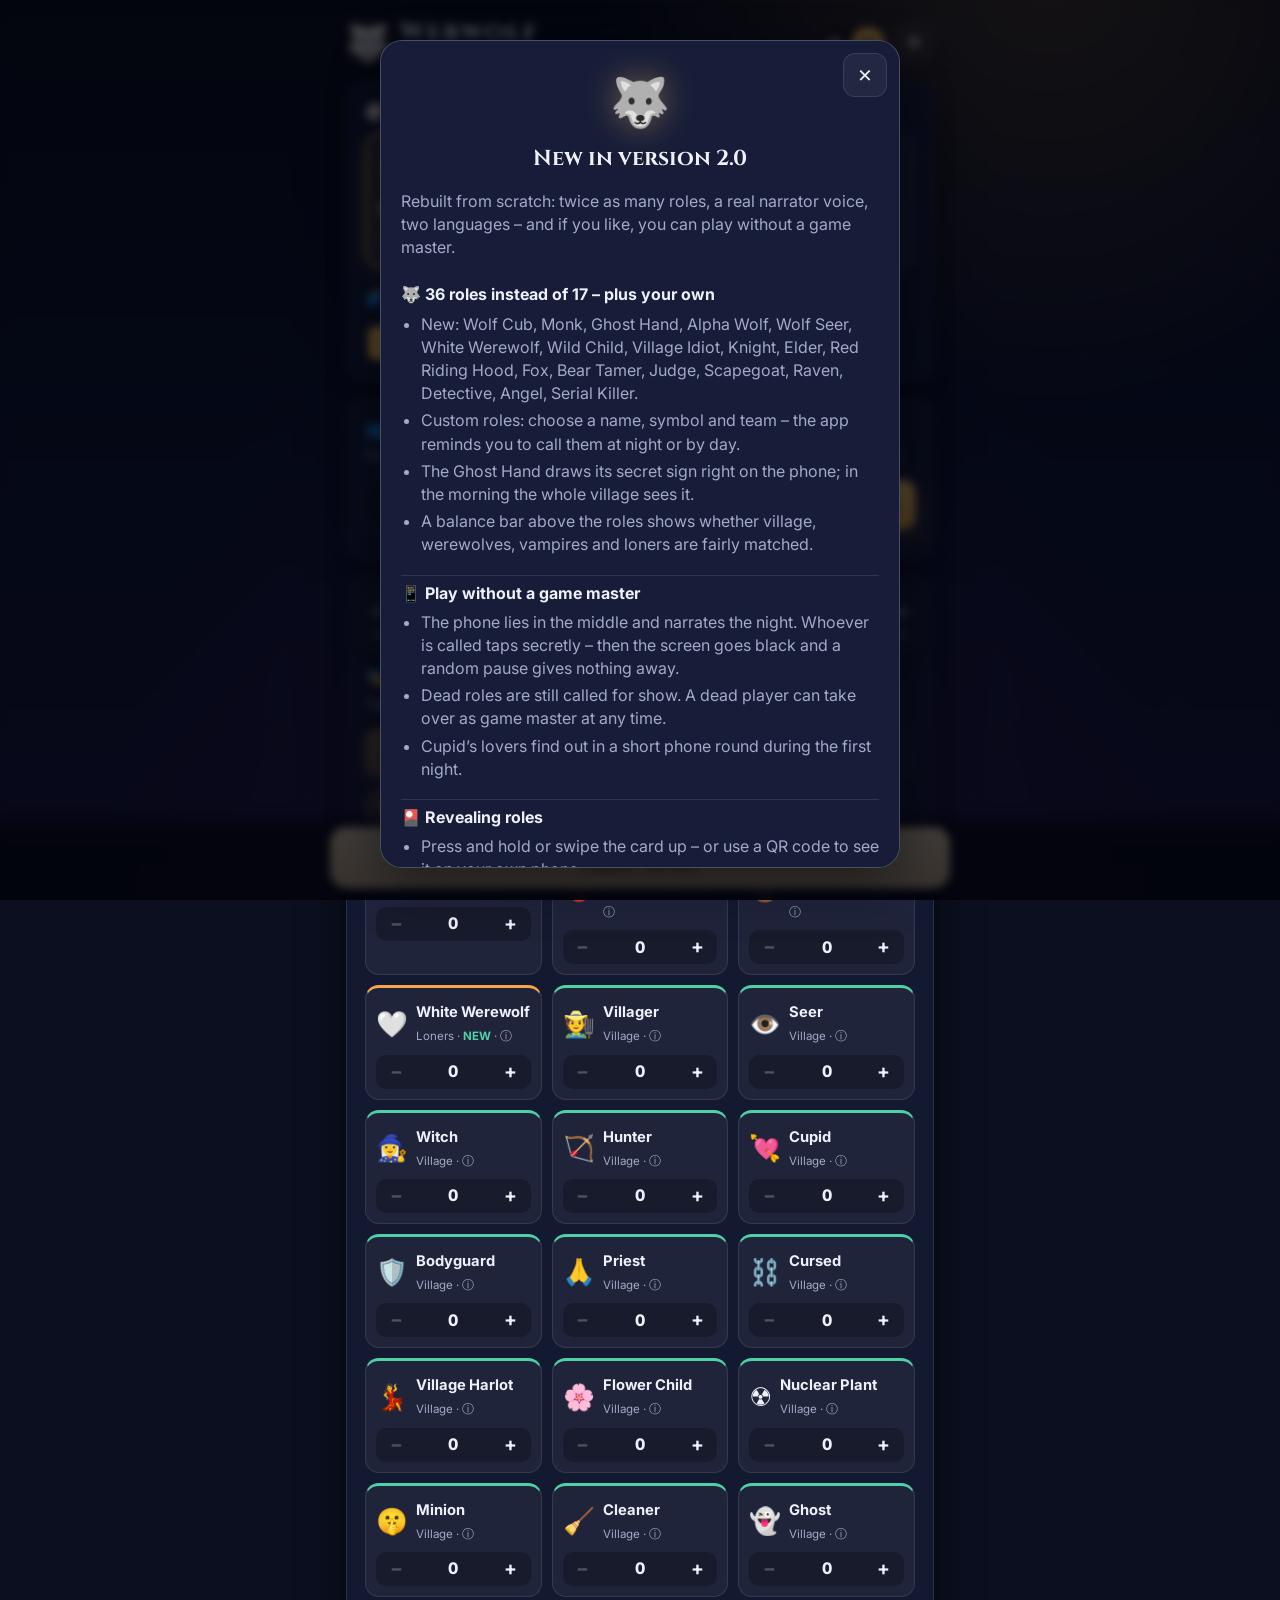
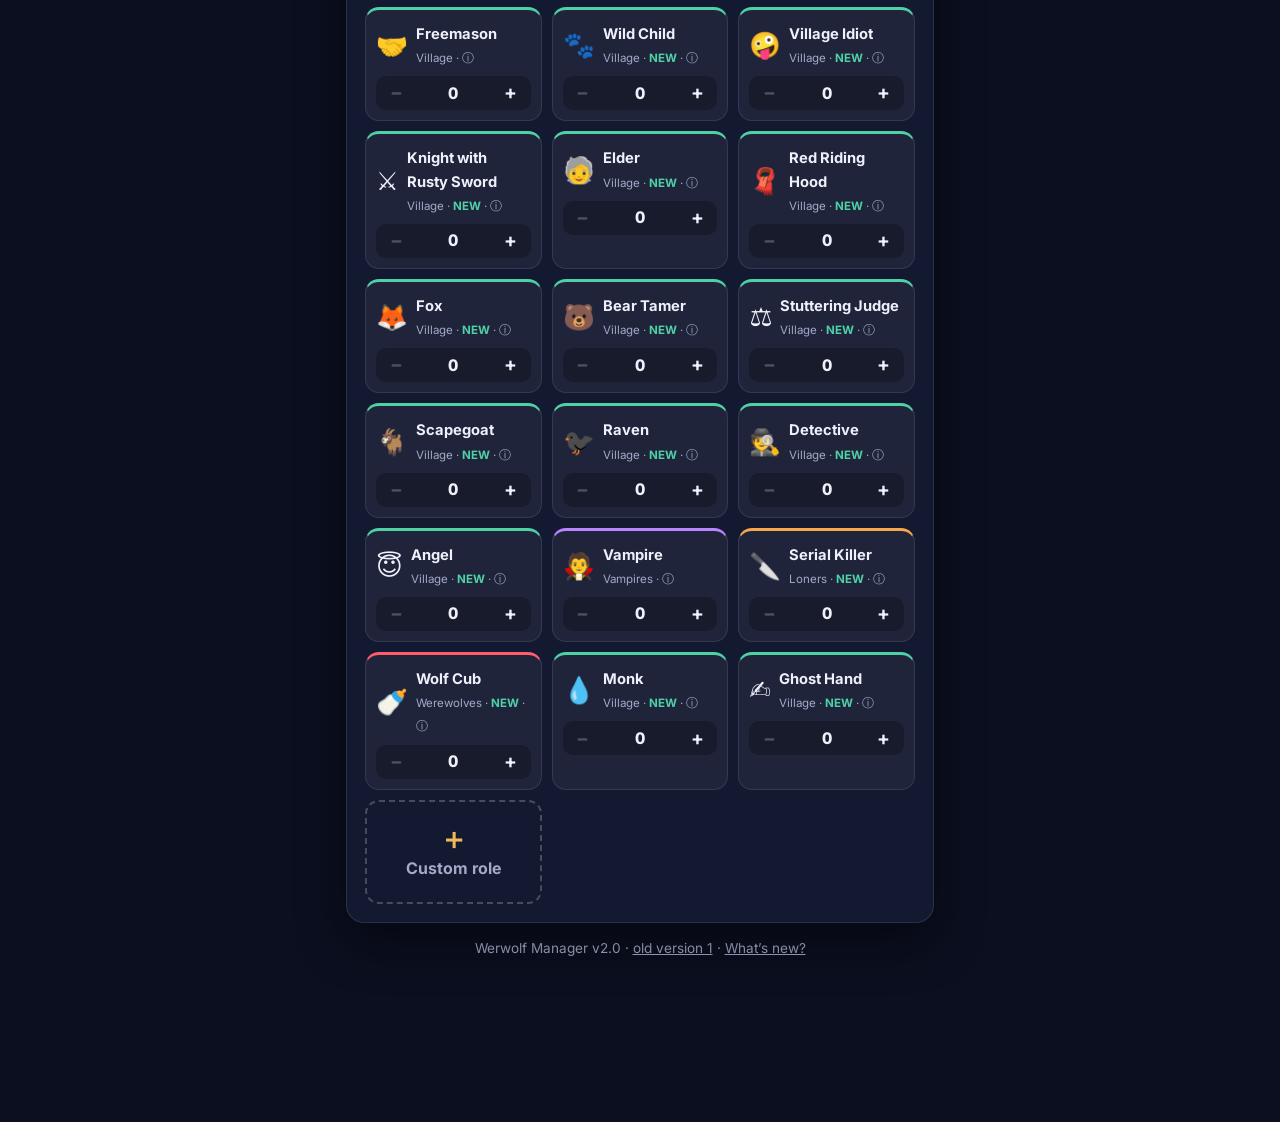
<file: index.html>
<!DOCTYPE html>
<html lang="de">
<head>
  <meta charset="UTF-8">
  <meta name="viewport" content="width=device-width, initial-scale=1.0, viewport-fit=cover">
  <meta name="theme-color" content="#0b0f1f">
  <meta name="description" content="Werwolf Manager – die Spielleiter-App für eure Runde. 36 Rollen, eigene Rollen, Erzählerstimme, Modus ohne Spielleitung, Deutsch & Englisch.">
  <meta name="apple-mobile-web-app-capable" content="yes">
  <meta name="mobile-web-app-capable" content="yes">
  <meta name="apple-mobile-web-app-status-bar-style" content="black-translucent">
  <meta name="apple-mobile-web-app-title" content="Werwolf">
  <link rel="manifest" href="manifest.webmanifest">
  <title>Werwolf Manager</title>
  <link rel="icon" href="data:image/svg+xml,<svg xmlns='http://www.w3.org/2000/svg' viewBox='0 0 100 100'><text y='.9em' font-size='90'>🐺</text></svg>">
  <link rel="preconnect" href="https://fonts.googleapis.com">
  <link rel="preconnect" href="https://fonts.gstatic.com" crossorigin>
  <link href="https://fonts.googleapis.com/css2?family=Cinzel:wght@600;800&family=Inter:wght@400;500;600;700&display=swap" rel="stylesheet">
  <link rel="stylesheet" href="css/style.css">
</head>
<body class="is-night">
  <div class="sky sky-night" aria-hidden="true"></div>
  <div class="sky sky-day" aria-hidden="true"></div>
  <main id="app" aria-live="polite"></main>
  <div id="modal-root"></div>
  <div id="toast" role="status"></div>
  <noscript>Bitte JavaScript aktivieren / Please enable JavaScript.</noscript>

  <script src="js/roles.js"></script>
  <script src="js/i18n.js"></script>
  <script src="js/engine.js"></script>
  <script src="js/changelog.js"></script>
  <script src="js/voices.js"></script>
  <script src="js/audio.js"></script>
  <script src="js/ha.js"></script>
  <script src="js/app.js"></script>
</body>
</html>
</file>
<file: css/style.css>
/* ==========================================================================
   Werwolf Manager – styles
   Colours are central variables; body.is-day / body.is-night switch the mood.
   ========================================================================== */
:root {
  --bg: #0b0f1f;
  --bg-2: #141a33;
  --panel: rgba(23, 29, 56, .78);
  --panel-solid: #171d38;
  --panel-2: rgba(255, 255, 255, .05);
  --line: rgba(255, 255, 255, .10);
  --line-strong: rgba(255, 255, 255, .22);
  --text: #eef0fa;
  --muted: #a3a9c7;
  --faint: #6f7698;
  --gold: #f0b85a;
  --gold-soft: rgba(240, 184, 90, .16);
  --danger: #ff5d6c;
  --ok: #4fd1a5;
  --team-dorf: #4fd1a5;
  --team-wolf: #ff5d6c;
  --team-vampir: #b884ff;
  --team-solo: #f7a74b;
  --team-love: #ff7fbf;
  --radius: 18px;
  --radius-sm: 12px;
  --shadow: 0 18px 50px rgba(0, 0, 0, .45);
  --font-title: 'Cinzel', Georgia, serif;
  --font: 'Inter', system-ui, -apple-system, 'Segoe UI', Roboto, sans-serif;
  --safe-b: env(safe-area-inset-bottom, 0px);
}
* { box-sizing: border-box; -webkit-tap-highlight-color: transparent; }
html, body { margin: 0; min-height: 100%; }
body {
  font-family: var(--font); color: var(--text); background: var(--bg);
  font-size: 16px; line-height: 1.45; overscroll-behavior-y: none;
  transition: background-color .8s ease;
}
button, input, select { font: inherit; color: inherit; }
button { cursor: pointer; }
:focus-visible { outline: 2px solid var(--gold); outline-offset: 2px; }

/* ---------- Sky (two layers, soft crossfade) ---------- */
.sky { position: fixed; inset: 0; z-index: -1; pointer-events: none; transition: opacity 1.4s ease; }
.sky-night {
  background:
    radial-gradient(1.5px 1.5px at 12% 18%, #fff8 50%, transparent 51%),
    radial-gradient(1px 1px at 72% 12%, #fff9 50%, transparent 51%),
    radial-gradient(1.5px 1.5px at 85% 40%, #fff6 50%, transparent 51%),
    radial-gradient(1px 1px at 30% 62%, #fff7 50%, transparent 51%),
    radial-gradient(1px 1px at 55% 30%, #fff5 50%, transparent 51%),
    radial-gradient(1.2px 1.2px at 92% 78%, #fff6 50%, transparent 51%),
    radial-gradient(1px 1px at 8% 85%, #fff5 50%, transparent 51%),
    radial-gradient(circle at 82% -5%, rgba(240, 184, 90, .22), transparent 32%),
    radial-gradient(ellipse at 50% 120%, #2a1d4d 0%, transparent 60%),
    linear-gradient(180deg, #070a17 0%, #0d1330 60%, #171238 100%);
}
.sky-night::after { content: ''; position: absolute; inset: 0; background: radial-gradient(1px 1px at 40% 20%, #fff 50%, transparent 51%), radial-gradient(1px 1px at 65% 55%, #fff 50%, transparent 51%), radial-gradient(1.4px 1.4px at 20% 40%, #fff 50%, transparent 51%); animation: twinkle 4s ease-in-out infinite; }
@keyframes twinkle { 50% { opacity: .2; } }
.sky-day {
  opacity: 0;
  background:
    radial-gradient(circle at 80% 0%, rgba(255, 196, 110, .55), transparent 38%),
    radial-gradient(ellipse at 20% 110%, rgba(255, 120, 90, .35), transparent 55%),
    linear-gradient(180deg, #3d2a4a 0%, #6a3d4f 55%, #a8574d 100%);
}
body.is-day .sky-day { opacity: 1; }
body.is-day .sky-night { opacity: 0; }
body.is-day { --bg: #2a1f2e; --panel: rgba(58, 40, 52, .78); --panel-solid: #3a2834; }
body { transition: background-color 1.4s ease; }

/* ---------- Base layout ---------- */
#app { max-width: 620px; margin: 0 auto; padding: 16px 16px calc(150px + var(--safe-b)); min-height: 100vh; }
.topbar { display: flex; align-items: center; gap: 10px; margin: 4px 0 18px; }
.brand { display: flex; align-items: center; gap: 10px; flex: 1; min-width: 0; }
.brand h1 { font-family: var(--font-title); font-size: 1.7rem; margin: 0; letter-spacing: .06em; }
.brand .logo { font-size: 2rem; filter: drop-shadow(0 0 12px rgba(240, 184, 90, .35)); }
.badge { display: inline-flex; align-items: center; gap: 4px; font-size: .72rem; font-weight: 700; padding: 3px 8px; border-radius: 99px; background: var(--gold-soft); color: var(--gold); letter-spacing: .03em; border: 1px solid rgba(240, 184, 90, .35); }
.badge.new { background: rgba(79, 209, 165, .15); color: var(--ok); border-color: rgba(79, 209, 165, .35); }
.phase-title { font-family: var(--font-title); font-size: 1.35rem; margin: 0; flex: 1; letter-spacing: .04em; }

.panel { background: var(--panel); border: 1px solid var(--line); border-radius: var(--radius); padding: 18px; margin-bottom: 16px; backdrop-filter: blur(14px); -webkit-backdrop-filter: blur(14px); box-shadow: var(--shadow); }
.panel h2 { font-size: 1.05rem; margin: 0 0 4px; display: flex; align-items: center; gap: 8px; }
.panel .sub { color: var(--muted); font-size: .88rem; margin: 0 0 14px; }
.row { display: flex; gap: 10px; align-items: center; }
.row.wrap { flex-wrap: wrap; }
.spacer { flex: 1; }
.muted { color: var(--muted); }
.small { font-size: .85rem; }
.center { text-align: center; }
hr.soft { border: 0; border-top: 1px solid var(--line); margin: 16px 0; }

/* ---------- Buttons ---------- */
.btn { border: 1px solid var(--line-strong); background: var(--panel-2); border-radius: var(--radius-sm); padding: 12px 16px; font-weight: 600; display: inline-flex; align-items: center; justify-content: center; gap: 8px; min-height: 46px; transition: transform .08s, background .2s, opacity .2s; user-select: none; }
.btn:active { transform: scale(.97); }
.btn:disabled { opacity: .38; cursor: not-allowed; transform: none; }
.btn.primary { background: linear-gradient(180deg, #f6c46d, #e4a243); color: #1d1405; border-color: transparent; box-shadow: 0 8px 24px rgba(240, 184, 90, .28); }
.btn.danger { background: rgba(255, 93, 108, .16); border-color: rgba(255, 93, 108, .5); color: #ffc2c8; }
.btn.ghost { background: transparent; border-color: transparent; }
.btn.block { width: 100%; }
.btn.big { min-height: 58px; font-size: 1.08rem; border-radius: 16px; }
.icon-btn { width: 44px; height: 44px; border-radius: 12px; border: 1px solid var(--line); background: var(--panel-2); display: inline-grid; place-items: center; font-size: 1.15rem; flex: none; }
.icon-btn:disabled { opacity: .35; }
.btn-col { display: grid; gap: 10px; }
.btn-row { display: flex; gap: 10px; }
.btn-row > * { flex: 1; }

/* ---------- Inputs ---------- */
.input { width: 100%; border: 1px solid var(--line-strong); background: rgba(0, 0, 0, .25); border-radius: var(--radius-sm); padding: 12px 14px; min-height: 46px; outline: none; }
.input:focus { border-color: var(--gold); }
.chips { display: flex; flex-wrap: wrap; gap: 8px; }
.chip { border: 1px solid var(--line); background: var(--panel-2); border-radius: 99px; padding: 7px 13px; font-size: .88rem; font-weight: 600; }
.chip.on { background: var(--gold-soft); border-color: rgba(240, 184, 90, .6); color: var(--gold); }

/* ---------- Player list (setup) ---------- */
.player-list { list-style: none; margin: 12px 0 0; padding: 0; display: grid; gap: 6px; }
.player-list li { display: flex; align-items: center; gap: 8px; background: var(--panel-2); border: 1px solid var(--line); border-radius: 12px; padding: 6px 6px 6px 12px; }
.player-list .seat { width: 24px; color: var(--faint); font-size: .8rem; font-variant-numeric: tabular-nums; }
.player-list .pname { flex: 1; font-weight: 600; overflow: hidden; text-overflow: ellipsis; white-space: nowrap; }
.player-list .icon-btn { width: 36px; height: 36px; font-size: .95rem; }

/* ---------- Role grid ---------- */
.role-grid { display: grid; grid-template-columns: repeat(auto-fill, minmax(150px, 1fr)); gap: 10px; margin-top: 12px; }
.role-card { position: relative; border: 1px solid var(--line); background: var(--panel-2); border-radius: 14px; padding: 12px 10px 10px; display: flex; flex-direction: column; gap: 8px; border-top: 3px solid var(--tc, var(--line)); transition: background .2s, border-color .2s; }
.role-card.active { background: rgba(255, 255, 255, .09); border-color: var(--line-strong); border-top-color: var(--tc); }
.role-card .head { display: flex; align-items: center; gap: 8px; background: none; border: 0; padding: 0; text-align: left; }
.role-card .emo { font-size: 1.6rem; line-height: 1; }
.role-card .rname { font-weight: 700; font-size: .92rem; line-height: 1.15; }
.role-card .team { font-size: .72rem; color: var(--muted); }
.role-card .new-txt { color: var(--ok); font-weight: 700; }
.stepper { display: flex; align-items: center; justify-content: space-between; background: rgba(0, 0, 0, .25); border-radius: 10px; }
.stepper button { width: 40px; height: 34px; border: 0; background: none; font-size: 1.2rem; font-weight: 700; }
.stepper button:disabled { opacity: .25; }
.stepper .val { font-weight: 800; font-variant-numeric: tabular-nums; }

.balance { margin-top: 14px; }
.balance .bar { position: relative; height: 10px; border-radius: 99px; background: linear-gradient(90deg, var(--team-wolf), #6b6f8f 50%, var(--team-dorf)); }
.balance .knob { position: absolute; top: 50%; width: 18px; height: 18px; border-radius: 50%; background: #fff; border: 3px solid var(--bg); transform: translate(-50%, -50%); box-shadow: 0 0 0 2px #fff4; transition: left .3s; }
.balance .labels { display: flex; justify-content: space-between; font-size: .75rem; color: var(--muted); margin-top: 6px; }

/* ---------- Sticky footer ---------- */
.dock { position: fixed; left: 0; right: 0; bottom: 0; z-index: 20; padding: 12px 16px calc(12px + var(--safe-b)); background: linear-gradient(180deg, transparent, rgba(5, 7, 16, .92) 30%); }
.dock .inner { max-width: 620px; margin: 0 auto; display: grid; gap: 8px; }
.msgs { display: grid; gap: 4px; font-size: .85rem; }
.msg { padding: 6px 10px; border-radius: 10px; }
.msg.err { background: rgba(255, 93, 108, .14); color: #ffc2c8; }
.msg.warn { background: rgba(247, 167, 75, .14); color: #ffd9a8; }

/* ---------- Reveal ---------- */
.reveal-wrap { min-height: calc(100vh - 140px); display: flex; flex-direction: column; justify-content: center; gap: 22px; text-align: center; }
.pass-name { font-family: var(--font-title); font-size: clamp(2.2rem, 9vw, 3.4rem); margin: 6px 0; color: var(--gold); word-break: break-word; }
.pass-hint { color: var(--muted); }
.progress-dots { display: flex; gap: 6px; justify-content: center; flex-wrap: wrap; }
.progress-dots i { width: 8px; height: 8px; border-radius: 50%; background: var(--line-strong); }
.progress-dots i.done { background: var(--gold); }
.progress-dots i.now { background: #fff; box-shadow: 0 0 0 3px rgba(255, 255, 255, .2); }

.card-stage { position: relative; width: min(330px, 86vw); aspect-ratio: 3 / 4.3; margin: 0 auto; user-select: none; -webkit-user-select: none; touch-action: none; }
.role-face, .card-cover { position: absolute; inset: 0; border-radius: 24px; }
.role-face { background: radial-gradient(circle at 50% 22%, rgba(255, 255, 255, .12), transparent 55%), var(--panel-solid); border: 2px solid var(--tc, var(--gold)); display: flex; flex-direction: column; align-items: center; justify-content: center; padding: 22px; gap: 10px; }
.role-face .emo { font-size: 4.2rem; line-height: 1; }
.role-face .rname { font-family: var(--font-title); font-size: 1.6rem; }
.role-face .team-tag { font-size: .8rem; font-weight: 700; padding: 4px 10px; border-radius: 99px; background: color-mix(in srgb, var(--tc) 18%, transparent); color: var(--tc); }
.role-face p { margin: 4px 0 0; font-size: .92rem; color: var(--muted); }
.card-cover { background:
    repeating-linear-gradient(45deg, rgba(240, 184, 90, .06) 0 10px, transparent 10px 20px),
    radial-gradient(circle at 50% 35%, #2b2453, #12162e 70%);
  border: 2px solid rgba(240, 184, 90, .45); display: flex; flex-direction: column; align-items: center; justify-content: center; gap: 12px; color: var(--gold); cursor: grab; transition: transform .25s cubic-bezier(.2, .8, .3, 1.2), opacity .2s; box-shadow: var(--shadow); }
.card-cover.dragging { transition: none; cursor: grabbing; }
.card-cover .moon { font-size: 4rem; }
.card-cover .hint { font-weight: 700; letter-spacing: .02em; }
.card-cover .hint2 { font-size: .82rem; color: var(--muted); }
.card-cover .arrow { animation: bob 1.6s ease-in-out infinite; font-size: 1.4rem; }
@keyframes bob { 50% { transform: translateY(-6px); } }

/* ---------- Game master ---------- */
.step-head { display: flex; align-items: center; gap: 12px; margin-bottom: 12px; }
.step-head .emo { font-size: 2.2rem; width: 54px; height: 54px; border-radius: 16px; display: grid; place-items: center; background: var(--panel-2); border: 1px solid var(--line); flex: none; }
.step-head h2 { margin: 0; font-size: 1.25rem; }
.step-head .who { color: var(--muted); font-size: .88rem; }
.narration { background: rgba(0, 0, 0, .28); border-left: 3px solid var(--gold); border-radius: 0 12px 12px 0; padding: 12px 14px; font-size: 1.08rem; font-style: italic; margin: 0 0 12px; display: flex; gap: 10px; align-items: flex-start; }
.narration .txt { flex: 1; }
.narration .say { flex: none; background: none; border: 0; font-size: 1.2rem; padding: 0; opacity: .8; }
.fake-note { background: rgba(247, 167, 75, .12); border: 1px dashed rgba(247, 167, 75, .5); border-radius: 12px; padding: 10px 12px; color: #ffd9a8; font-size: .9rem; margin-bottom: 12px; }
.info-line { background: var(--gold-soft); color: #ffe2ad; border-radius: 12px; padding: 10px 12px; font-weight: 600; margin-bottom: 12px; }
.result { border-radius: 14px; padding: 14px; font-weight: 700; font-size: 1.05rem; margin: 12px 0 0; text-align: center; animation: pop .25s ease-out; }
.result.good { background: rgba(79, 209, 165, .15); border: 1px solid rgba(79, 209, 165, .45); }
.result.bad { background: rgba(255, 93, 108, .15); border: 1px solid rgba(255, 93, 108, .5); }
@keyframes pop { from { transform: scale(.94); opacity: 0; } }

.pick-grid { display: grid; grid-template-columns: repeat(auto-fill, minmax(132px, 1fr)); gap: 8px; }
.pick { border: 1px solid var(--line); background: var(--panel-2); border-radius: 12px; padding: 11px 10px; text-align: left; font-weight: 600; min-height: 50px; display: flex; align-items: center; gap: 8px; transition: background .15s, border-color .15s; }
.pick .tag { font-size: .72rem; color: var(--muted); font-weight: 500; display: block; }
.pick.sel { background: var(--gold-soft); border-color: var(--gold); color: #fff; box-shadow: inset 0 0 0 1px var(--gold); }
.pick.dim { opacity: .45; }
.pick .mark { margin-left: auto; font-size: 1.1rem; }

.steps-progress { display: flex; gap: 4px; margin: -4px 0 14px; }
.steps-progress i { flex: 1; height: 4px; border-radius: 99px; background: var(--line); }
.steps-progress i.done { background: var(--gold); }

.potion { display: flex; align-items: center; gap: 10px; padding: 12px; border-radius: 14px; background: var(--panel-2); border: 1px solid var(--line); margin-bottom: 10px; }
.potion .emo { font-size: 1.6rem; }
.potion .lbl { flex: 1; font-weight: 600; }
.potion .lbl small { display: block; color: var(--muted); font-weight: 500; }
.switch { position: relative; width: 52px; height: 30px; border-radius: 99px; background: var(--line-strong); border: 0; flex: none; transition: background .2s; }
.switch::after { content: ''; position: absolute; top: 3px; left: 3px; width: 24px; height: 24px; border-radius: 50%; background: #fff; transition: transform .2s; }
.switch.on { background: var(--ok); }
.switch.on::after { transform: translateX(22px); }
.switch:disabled { opacity: .35; }

.news-list { list-style: none; padding: 0; margin: 0 0 6px; display: grid; gap: 8px; }
.news-list li { background: var(--panel-2); border: 1px solid var(--line); border-radius: 12px; padding: 11px 13px; font-size: 1.02rem; }
.secret-box { margin-top: 12px; border: 1px dashed var(--line-strong); border-radius: 14px; overflow: hidden; }
.secret-box summary { padding: 11px 13px; cursor: pointer; font-weight: 600; color: var(--muted); list-style: none; display: flex; align-items: center; gap: 8px; }
.secret-box summary::-webkit-details-marker { display: none; }
.secret-box ul { margin: 0; padding: 0 13px 12px 30px; color: #ffe2ad; font-size: .92rem; display: grid; gap: 6px; }

.timer { text-align: center; margin: 6px 0 14px; }
.timer .digits { font-family: var(--font-title); font-size: clamp(3.2rem, 15vw, 4.6rem); font-variant-numeric: tabular-nums; letter-spacing: .04em; line-height: 1.1; }
.timer .digits.low { color: var(--danger); animation: pulse 1s infinite; }
@keyframes pulse { 50% { opacity: .55; } }
.timer .bar { height: 6px; background: var(--line); border-radius: 99px; overflow: hidden; margin: 8px 0 12px; }
.timer .bar i { display: block; height: 100%; background: var(--gold); transition: width 1s linear; }

.reminders { display: grid; gap: 6px; margin-bottom: 14px; }
.reminder { font-size: .9rem; padding: 8px 12px; border-radius: 10px; background: var(--panel-2); border: 1px solid var(--line); }

.vote-list { display: grid; gap: 6px; }
.vote-row { display: flex; align-items: center; gap: 8px; padding: 6px 6px 6px 12px; border-radius: 12px; background: var(--panel-2); border: 1px solid var(--line); }
.vote-row.lead { border-color: var(--gold); background: var(--gold-soft); }
.vote-row .vname { flex: 1; font-weight: 600; min-width: 0; overflow: hidden; text-overflow: ellipsis; }
.vote-row .extra { font-size: .72rem; color: var(--gold); font-weight: 700; }
.vote-row .count { width: 34px; text-align: center; font-weight: 800; font-size: 1.15rem; font-variant-numeric: tabular-nums; }
.vote-row .icon-btn { width: 40px; height: 40px; }
.vote-row .crown { opacity: .3; }
.vote-row .crown.on { opacity: 1; background: var(--gold-soft); border-color: var(--gold); }

/* ---------- Player overview ---------- */
.grid-players { display: grid; grid-template-columns: repeat(auto-fill, minmax(140px, 1fr)); gap: 8px; }
.pcard { text-align: left; border: 1px solid var(--line); border-left: 4px solid var(--tc); background: var(--panel-2); border-radius: 12px; padding: 10px; display: grid; gap: 2px; }
.pcard.dead { opacity: .5; filter: grayscale(.7); }
.pcard .pn { font-weight: 700; display: flex; align-items: center; gap: 6px; }
.pcard .pr { font-size: .8rem; color: var(--muted); }
.pcard .flags { font-size: .9rem; min-height: 1.2em; letter-spacing: 2px; }

.winner-hero { text-align: center; padding: 26px 18px; }
.winner-hero .big { font-size: 4rem; }
.winner-hero h2 { font-family: var(--font-title); font-size: 1.8rem; margin: 6px 0; justify-content: center; }
.pcard.win { box-shadow: inset 0 0 0 2px var(--gold); }

.log-list { list-style: none; padding: 0; margin: 0; display: grid; gap: 6px; font-size: .9rem; }
.log-list li { padding: 8px 10px; border-radius: 10px; background: var(--panel-2); }
.log-list li.secret { color: #ffe2ad; border-left: 3px solid var(--gold); }
.log-list .lbl { color: var(--faint); font-size: .74rem; display: block; }

/* ---------- Modals ---------- */
.modal-back { position: fixed; inset: 0; z-index: 50; background: rgba(3, 4, 12, .66); backdrop-filter: blur(4px); display: flex; align-items: flex-end; justify-content: center; animation: fade .2s; }
@media (min-width: 640px) { .modal-back { align-items: center; } }
.modal { width: 100%; max-width: 560px; max-height: 88vh; overflow: auto; background: var(--panel-solid); border: 1px solid var(--line-strong); border-radius: 22px 22px 0 0; padding: 20px 18px calc(20px + var(--safe-b)); box-shadow: var(--shadow); animation: up .25s ease-out; }
@media (min-width: 640px) { .modal { border-radius: 22px; } }
.modal h2 { margin: 0 0 8px; font-size: 1.25rem; display: flex; align-items: center; gap: 8px; }
.modal .close { margin-left: auto; }
.modal h3 { font-size: 1rem; margin: 18px 0 6px; }
.modal ul.feat { margin: 0; padding-left: 20px; color: var(--muted); display: grid; gap: 4px; }
@keyframes fade { from { opacity: 0; } }
@keyframes up { from { transform: translateY(30px); opacity: 0; } }
.setting { display: flex; align-items: center; gap: 12px; padding: 12px 0; border-bottom: 1px solid var(--line); }
.setting .lbl { flex: 1; }
.setting .lbl small { display: block; color: var(--muted); }
.seg { display: inline-flex; background: rgba(0, 0, 0, .25); border-radius: 10px; padding: 3px; }
.seg button { border: 0; background: none; padding: 7px 10px; border-radius: 8px; font-size: .85rem; font-weight: 600; }
.seg button.on { background: var(--gold); color: #1d1405; }

#toast { position: fixed; left: 50%; bottom: calc(96px + var(--safe-b)); transform: translateX(-50%) translateY(20px); background: #000d; color: #fff; padding: 10px 16px; border-radius: 99px; font-size: .9rem; opacity: 0; pointer-events: none; transition: .25s; z-index: 60; max-width: 90vw; }
#toast.show { opacity: 1; transform: translateX(-50%); }

.resume { display: flex; align-items: center; gap: 12px; background: linear-gradient(90deg, var(--gold-soft), transparent); border: 1px solid rgba(240, 184, 90, .45); }
.resume .emo { font-size: 1.8rem; }

@media (max-width: 380px) {
  #app { padding-left: 12px; padding-right: 12px; }
  .role-grid { grid-template-columns: 1fr 1fr; }
  .pick-grid { grid-template-columns: 1fr 1fr; }
}
@media (prefers-reduced-motion: reduce) { * { animation: none !important; transition: none !important; } }


/* ==========================================================================
   Language, navigation, no-game-master mode, animations
   ========================================================================== */
.topbar.slim { margin-bottom: 0; }
.lang-chip { display: inline-flex; border: 1px solid var(--line-strong); background: rgba(0, 0, 0, .25); border-radius: 99px; padding: 3px; gap: 2px; flex: none; }
.lang-chip span { font-size: .72rem; font-weight: 800; padding: 6px 8px; border-radius: 99px; color: var(--muted); transition: background .25s, color .25s; }
.lang-chip span.on { background: var(--gold); color: #1d1405; }

/* Game mode */
.mode-pick { display: grid; grid-template-columns: 1fr 1fr; gap: 10px; margin: 10px 0 6px; }
.mode-card { border: 1px solid var(--line); background: var(--panel-2); border-radius: 16px; padding: 14px 12px; text-align: left; display: grid; gap: 4px; transition: transform .2s, border-color .2s, background .2s, box-shadow .2s; }
.mode-card .emo { font-size: 1.8rem; }
.mode-card small { color: var(--muted); font-size: .78rem; line-height: 1.3; }
.mode-card.on { border-color: var(--gold); background: var(--gold-soft); box-shadow: 0 0 0 1px var(--gold) inset, 0 10px 30px rgba(240, 184, 90, .15); transform: translateY(-2px); }
.setting.compact { border-bottom: 0; padding-bottom: 0; }

/* Balance bar */
.balance.sticky { position: sticky; top: 8px; z-index: 6; margin: -4px -6px 14px; padding: 10px 12px; border-radius: 14px; background: color-mix(in srgb, var(--panel-solid) 92%, transparent); border: 1px solid var(--line); backdrop-filter: blur(10px); -webkit-backdrop-filter: blur(10px); box-shadow: 0 8px 24px rgba(0, 0, 0, .3); }
.bal-head { display: flex; justify-content: space-between; align-items: center; font-size: .82rem; margin-bottom: 7px; }
.balance[data-verdict="bal.even"] .bal-head strong { color: var(--ok); }
.balance[data-verdict="bal.evil"] .bal-head strong { color: var(--team-wolf); }
.balance[data-verdict="bal.village"] .bal-head strong { color: #8fe3c6; }
.bal-bar { position: relative; display: flex; height: 12px; border-radius: 99px; overflow: hidden; background: var(--line); }
.bal-bar i { display: block; height: 100%; transition: width .5s cubic-bezier(.2, .8, .2, 1); }
.bal-bar .bal-mid { position: absolute; left: 50%; top: -2px; bottom: -2px; width: 2px; background: #fff8; }
.seg-dorf { background: var(--team-dorf); } .seg-wolf { background: var(--team-wolf); } .seg-vampir { background: var(--team-vampir); } .seg-solo { background: var(--team-solo); }
.bal-legend { display: flex; flex-wrap: wrap; gap: 4px 12px; margin-top: 7px; font-size: .72rem; color: var(--muted); }
.bal-legend .dot { display: inline-block; width: 8px; height: 8px; border-radius: 50%; margin-right: 4px; vertical-align: middle; }

.actions { margin-bottom: 8px; }

/* Screen transitions & staggered lists */
.screen.enter { animation: screenIn .45s cubic-bezier(.2, .8, .2, 1) both; }
@keyframes screenIn { from { opacity: 0; transform: translateY(14px) scale(.985); filter: blur(3px); } }
@keyframes rise { from { opacity: 0; transform: translateY(12px); } }
.enter .stagger > *, .stagger.enter > * { animation: rise .42s cubic-bezier(.2, .8, .2, 1) both; animation-delay: calc(var(--i, 0) * 32ms + 80ms); }
.pop { animation: popIn .5s cubic-bezier(.2, 1.4, .4, 1) both; }
@keyframes popIn { from { transform: scale(.6); opacity: 0; } }
.big-emo { font-size: 4rem; line-height: 1; }
.float { animation: float 3.5s ease-in-out infinite; }
@keyframes float { 50% { transform: translateY(-8px); } }
.btn.primary { position: relative; overflow: hidden; }
.btn.primary:not(:disabled)::after { content: ''; position: absolute; inset: 0; background: linear-gradient(110deg, transparent 30%, rgba(255, 255, 255, .35) 50%, transparent 70%); transform: translateX(-120%); animation: shine 4.5s ease-in-out infinite; }
@keyframes shine { 0%, 70% { transform: translateX(-120%); } 100% { transform: translateX(120%); } }
.steps-progress i { transition: background .4s; }
.steps-progress i.now { background: linear-gradient(90deg, var(--gold), transparent); animation: pulse 1.6s infinite; }
.news-list li { border-left: 3px solid var(--gold); }
.result.big { font-size: 1.3rem; padding: 22px; }

/* Dialogs */
.modal-back.closing { animation: fadeOut .2s forwards; }
.modal-back.closing .modal { animation: down .2s forwards; }
@keyframes fadeOut { to { opacity: 0; } }
@keyframes down { to { transform: translateY(40px); opacity: 0; } }
.modal h3 { padding-top: 6px; border-top: 1px solid var(--line); }
.modal h3:first-of-type { border-top: 0; }
.modal .older { opacity: .75; }
.range { width: 140px; accent-color: var(--gold); }
.light-list { display: grid; gap: 6px; max-height: 240px; overflow: auto; }
.light-item { display: flex; gap: 10px; align-items: center; padding: 9px 12px; border-radius: 12px; background: var(--panel-2); border: 1px solid var(--line); }
.light-item input { width: 20px; height: 20px; accent-color: var(--gold); }
.ok-text { color: var(--ok); } .err-text { color: #ffc2c8; }

/* Reveal */
/* The face is invisible (and has no glow) until the card is touched – no team colour can shine through. */
.card-stage[data-sealed] .role-face { visibility: hidden; }
.card-stage[data-sealed].peek .role-face { visibility: visible; }
.card-stage.open .role-face { animation: glow 1.6s ease-in-out infinite; }
@keyframes glow { 50% { box-shadow: 0 0 70px color-mix(in srgb, var(--tc, var(--gold)) 55%, transparent); } }
.qr-box { width: min(280px, 78vw); aspect-ratio: 1; margin: 0 auto; background: #fff; border-radius: 20px; padding: 14px; display: grid; place-items: center; box-shadow: 0 0 50px rgba(240, 184, 90, .25); animation: popIn .5s cubic-bezier(.2, 1.4, .4, 1) both; }
.qr-box svg { width: 100%; height: 100%; }
.qr-box p { color: #333; text-align: center; }
.spinner { width: 34px; height: 34px; border-radius: 50%; border: 4px solid #ddd; border-top-color: #e4a243; animation: spin .8s linear infinite; }
@keyframes spin { to { transform: rotate(360deg); } }

/* No game master */
.auto-stage { min-height: calc(100vh - 230px); display: flex; flex-direction: column; justify-content: center; align-items: stretch; gap: 18px; text-align: center; }
.auto-stage h2 { font-family: var(--font-title); font-size: 1.5rem; margin: 0; }
.auto-stage .step-head { justify-content: center; }
.auto-stage.blank { color: var(--faint); }
.moon-pulse { font-size: 4.5rem; animation: breathe 4s ease-in-out infinite; filter: drop-shadow(0 0 20px rgba(240, 184, 90, .3)); }
@keyframes breathe { 50% { transform: scale(1.08); opacity: .55; } }
body.auto-blank .sky-night { opacity: .35; }
body.auto-blank .game-head { opacity: .25; transition: opacity .6s; }
.night-panel.auto { border-color: rgba(240, 184, 90, .35); }

/* Voting */
.vote-row { position: relative; overflow: hidden; }
.vote-row .vbar { position: absolute; inset: 0 auto 0 0; width: 0; background: linear-gradient(90deg, var(--gold-soft), transparent); transition: width .8s cubic-bezier(.2, .8, .2, 1); pointer-events: none; }
.vote-list.readonly .vote-row .vbar { width: var(--w); }
.vote-list.readonly .vote-row { padding: 12px 14px; }
.vote-row > *:not(.vbar) { position: relative; }
.pass-panel .pass-name { font-size: clamp(2rem, 8vw, 3rem); }
.pass-panel { display: grid; gap: 12px; }

/* Victory */
.confetti { position: fixed; inset: 0; pointer-events: none; overflow: hidden; z-index: 40; }
.confetti i { position: absolute; top: -10vh; left: var(--x); font-style: normal; font-size: calc(1.4rem * var(--s)); animation: fall 3.4s cubic-bezier(.3, .4, .6, 1) var(--d) forwards; opacity: 0; }
@keyframes fall { 0% { opacity: 1; transform: translateY(0) rotate(0); } 100% { opacity: 0; transform: translateY(115vh) rotate(540deg); } }
.winner-hero .big { animation: popIn .7s cubic-bezier(.2, 1.4, .4, 1) both; }

.phase-title .badge { font-family: var(--font); vertical-align: middle; }
.setting { flex-wrap: wrap; }
.setting .lbl { flex: 1 1 55%; min-width: 150px; }

/* ==========================================================================
   Header, toolbar, dialogs, Home Assistant, setup hints
   ========================================================================== */
/* Home header: name stacked over version so nothing gets squeezed */
.topbar { gap: 8px; }
.topbar.home { margin-bottom: 16px; }
.brand { gap: 10px; }
.brand .logo { font-size: 2.2rem; line-height: 1; }
.brand-text { display: grid; min-width: 0; }
.brand h1 { font-size: 1.6rem; line-height: 1.05; letter-spacing: .08em; white-space: nowrap; }
.brand-sub { font-size: .78rem; color: var(--muted); letter-spacing: .12em; text-transform: uppercase; font-weight: 600; white-space: nowrap; }
.linkish { border: 0; background: none; padding: 0; color: var(--gold); font: inherit; letter-spacing: inherit; text-transform: none; cursor: pointer; }
.top-actions { display: flex; align-items: center; gap: 6px; flex: none; }
.top-actions .icon-btn { width: 40px; height: 40px; font-size: 1.05rem; }
@media (max-width: 380px) { .brand h1 { font-size: 1.35rem; } .brand .logo { font-size: 1.8rem; } }

/* Game header with toolbar (tools, not pages) */
.game-head { position: sticky; top: 0; z-index: 25; margin: -16px -16px 14px; padding: 12px 16px 10px; background: linear-gradient(180deg, color-mix(in srgb, var(--bg) 96%, transparent) 70%, transparent); backdrop-filter: blur(10px); -webkit-backdrop-filter: blur(10px); }
.game-head .topbar { margin: 0 0 8px; }
.phase-title { font-size: 1.25rem; min-width: 0; white-space: nowrap; overflow: hidden; text-overflow: ellipsis; }
.toolbar { display: flex; gap: 6px; }
.tool { flex: 1 1 auto; display: inline-flex; align-items: center; justify-content: center; gap: 4px; min-height: 36px; padding: 6px 10px; border-radius: 99px; border: 1px solid var(--line); background: var(--panel-2); font-size: .82rem; font-weight: 600; white-space: nowrap; transition: background .2s, transform .1s, opacity .2s; }
.tool.icon { flex: 0 0 auto; width: 40px; padding: 0; font-size: 1rem; }
.tool:active { transform: scale(.95); background: var(--gold-soft); }
.tool:disabled { opacity: .35; }
#app:has(.game-head) { padding-bottom: calc(40px + var(--safe-b)); }

/* Centered dialog (welcome) with breathing room around it */
.modal-back.centered { align-items: center; padding: calc(28px + env(safe-area-inset-top, 0px)) 14px calc(20px + var(--safe-b)); }
.modal.centered { position: relative; max-width: 520px; max-height: calc(100dvh - 72px); border-radius: 22px; padding: 22px 20px 20px; animation: popIn .35s cubic-bezier(.2, 1.2, .4, 1) both; }
.modal-back.closing .modal.centered { animation: fadeOut .2s forwards; }
.close.floating { position: absolute; top: 12px; right: 12px; }
.news-hero { text-align: center; margin: 4px 0 6px; }
.news-hero .logo { font-size: 3rem; display: inline-block; filter: drop-shadow(0 0 16px rgba(240, 184, 90, .4)); }
.news-hero h2 { justify-content: center; font-family: var(--font-title); font-size: 1.35rem; margin: 6px 0 0; }

/* Setup: start button shows status; problems only after trying */
.btn.big.block[data-act="startGame"] { flex-direction: column; gap: 0; line-height: 1.2; }
.start-status { font-size: .74rem; font-weight: 600; opacity: .75; }
.btn.primary.soft { filter: saturate(.35) brightness(.85); box-shadow: none; }
.msg.err { display: grid; gap: 3px; }
.hints { display: grid; gap: 6px; margin: 4px 0 2px; }
.hint-line { font-size: .82rem; color: #ffd9a8; background: rgba(247, 167, 75, .1); border-radius: 10px; padding: 7px 10px; }
.shake { animation: shake .4s; }
@keyframes shake { 20%, 60% { transform: translateX(-6px); } 40%, 80% { transform: translateX(6px); } }

/* Settings extras */
.sub-label { font-size: .8rem; font-weight: 700; color: var(--muted); text-transform: uppercase; letter-spacing: .08em; margin: 14px 0 8px; }
.presets { display: grid; grid-template-columns: repeat(auto-fill, minmax(140px, 1fr)); gap: 8px; }
.preset { display: grid; gap: 2px; text-align: left; padding: 10px; border-radius: 14px; border: 1px solid var(--line); background: var(--panel-2); transition: border-color .2s, background .2s; }
.preset.on { border-color: var(--gold); background: var(--gold-soft); }
.preset .sw { display: block; height: 22px; border-radius: 8px; margin-bottom: 6px; background: linear-gradient(90deg, var(--a) 0 50%, var(--b) 50% 100%); box-shadow: inset 0 0 0 1px rgba(255, 255, 255, .15); }
.preset small { color: var(--muted); font-size: .72rem; }
.small-input { min-height: 40px; padding: 8px 12px; margin-bottom: 8px; }
.light-list { max-height: 300px; gap: 10px; }
.light-group { display: grid; gap: 4px; }
.light-group[hidden], .light-item[hidden] { display: none; }
.lg-head { font-size: .76rem; font-weight: 700; color: var(--gold); position: sticky; top: 0; background: var(--panel-solid); padding: 4px 2px; z-index: 1; }
.light-item { padding: 7px 10px; }
.small-btn { min-height: 40px; padding: 6px 12px; }

/* Lovers phone round */
.pass-card { padding: 24px 18px; border-radius: 20px; background: var(--panel); border: 1px solid var(--line-strong); display: grid; gap: 8px; animation: popIn .4s cubic-bezier(.2, 1.3, .4, 1) both; }
.pass-card h2 { font-size: 1.35rem; }
.brand { overflow: hidden; }
.msg.err { background: rgba(70, 16, 26, .96); border: 1px solid rgba(255, 93, 108, .45); }
@media (max-width: 360px) { .brand-sub { letter-spacing: .04em; font-size: .72rem; } .top-actions .lang-chip span { padding: 6px 6px; } }
/* Installed app (home screen): keep clear of the status bar */
#app { padding-top: calc(16px + env(safe-area-inset-top, 0px)); }
.game-head { margin-top: calc(-16px - env(safe-area-inset-top, 0px)); padding-top: calc(12px + env(safe-area-inset-top, 0px)); }
/* No pull-to-refresh: pulling down must never reload the page (Chrome uses the root element) */
html, body { overscroll-behavior-y: none; }
.modal, .light-list { overscroll-behavior: contain; }
/* New roles: custom role card, ghost hand drawing, morning sign */
.custom-txt { color: var(--team-love); font-weight: 700; }
.role-card.add-custom { align-items: center; justify-content: center; gap: 4px; min-height: 104px; border: 2px dashed var(--line-strong); background: transparent; color: var(--muted); font-weight: 700; text-align: center; }
.role-card.add-custom .plus { font-size: 1.8rem; line-height: 1; color: var(--gold); }
.role-card.add-custom:active { background: var(--gold-soft); }
.emoji-input { width: 64px; flex: none; text-align: center; font-size: 1.4rem; padding: 8px; }
textarea.input { resize: vertical; min-height: 80px; }
.draw-pad { display: block; width: 100%; max-width: 360px; aspect-ratio: 1; margin: 0 auto; border-radius: 18px; border: 2px dashed rgba(240, 184, 90, .45); background: #0d1126; touch-action: none; cursor: crosshair; }
.sign-box { margin-top: 14px; text-align: center; }
.sign-box img { width: 100%; max-width: 340px; aspect-ratio: 1; border-radius: 18px; border: 2px solid rgba(240, 184, 90, .5); box-shadow: 0 0 40px rgba(240, 184, 90, .2); animation: popIn .6s cubic-bezier(.2, 1.3, .4, 1) both; }
textarea { font: inherit; color: inherit; }
</file>
